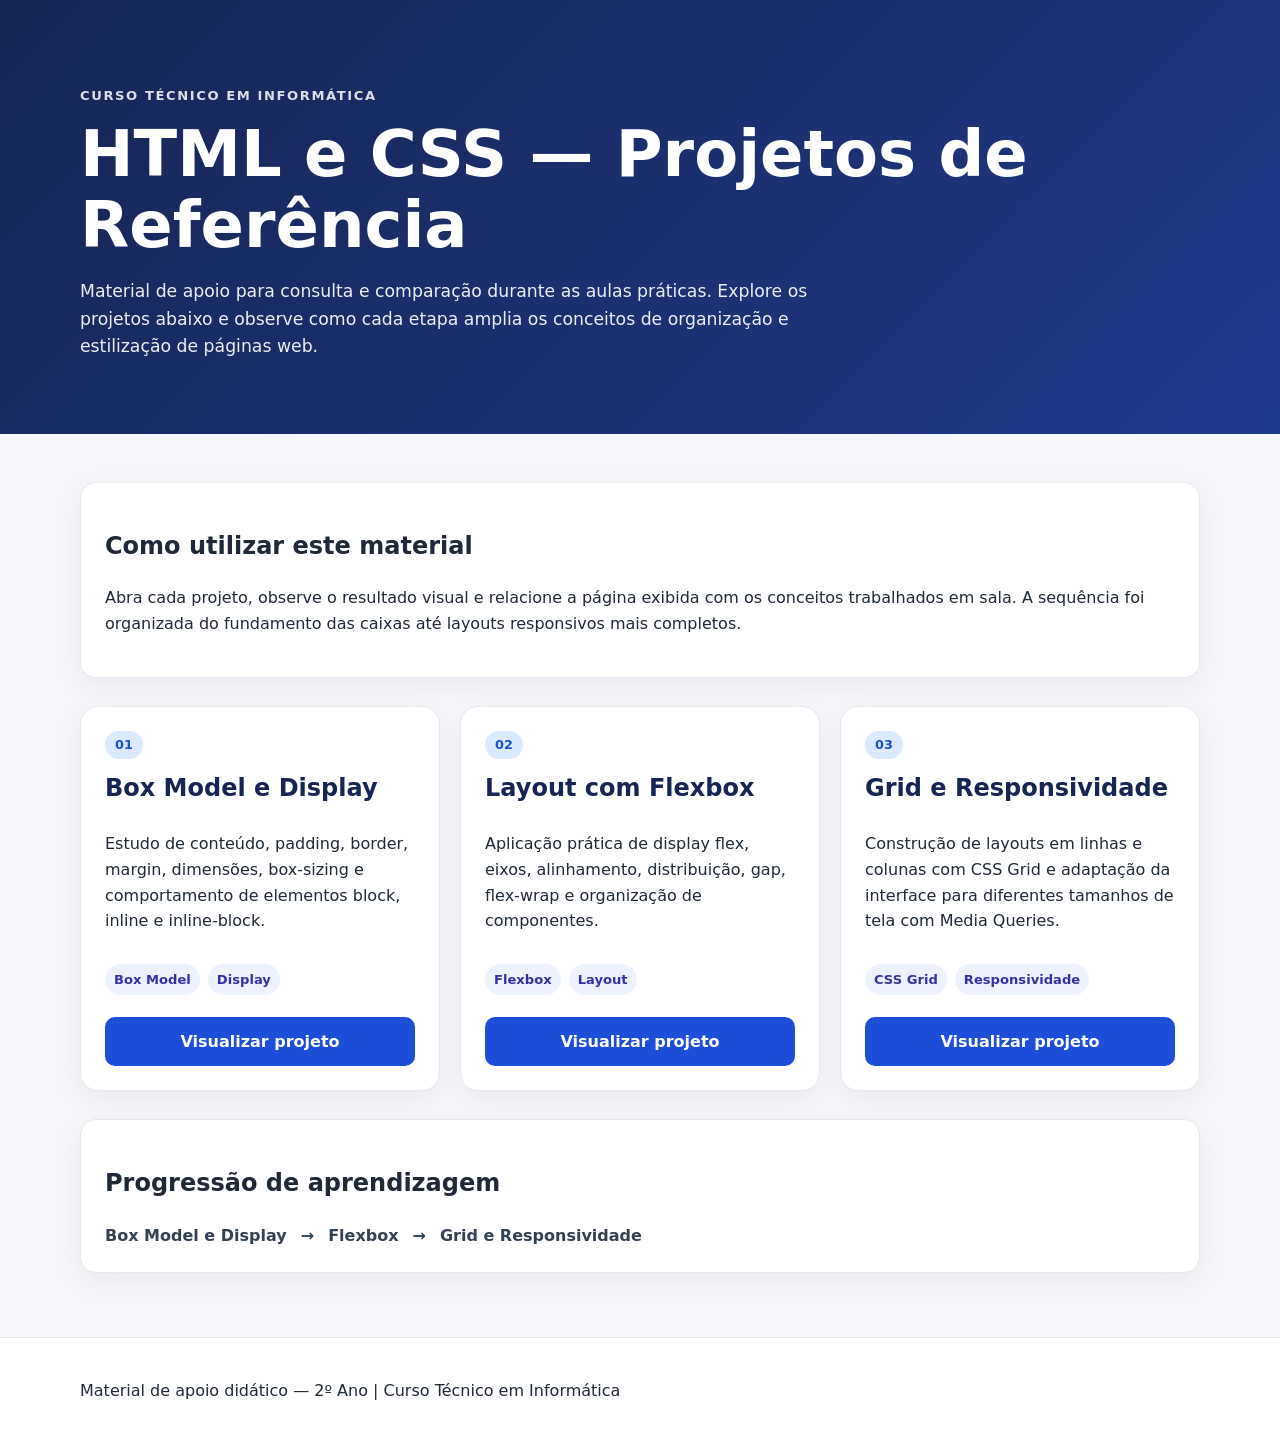
<file: index.html>
<!doctype html>
<html lang="pt-BR">
<head>
  <meta charset="UTF-8" />
  <meta name="viewport" content="width=device-width, initial-scale=1.0" />
  <meta
    name="description"
    content="Portal de consulta dos projetos de HTML e CSS do 2º ano do Curso Técnico em Informática."
  />
  <title>HTML e CSS — 2º Ano | Projetos de Referência</title>
  <link rel="stylesheet" href="portal.css" />
</head>
<body>
  <header class="hero">
    <div class="container">
      <p class="eyebrow">Curso Técnico em Informática</p>
      <h1>HTML e CSS — Projetos de Referência</h1>
      <p class="intro">
        Material de apoio para consulta e comparação durante as aulas práticas.
        Explore os projetos abaixo e observe como cada etapa amplia os conceitos
        de organização e estilização de páginas web.
      </p>
    </div>
  </header>

  <main class="container">
    <section class="orientacao" aria-labelledby="orientacao-titulo">
      <h2 id="orientacao-titulo">Como utilizar este material</h2>
      <p>
        Abra cada projeto, observe o resultado visual e relacione a página exibida
        com os conceitos trabalhados em sala. A sequência foi organizada do
        fundamento das caixas até layouts responsivos mais completos.
      </p>
    </section>

    <section class="projetos" aria-label="Projetos disponíveis">
      <article class="card">
        <span class="numero">01</span>
        <h2>Box Model e Display</h2>
        <p>
          Estudo de conteúdo, padding, border, margin, dimensões, box-sizing e
          comportamento de elementos block, inline e inline-block.
        </p>
        <div class="tags">
          <span>Box Model</span>
          <span>Display</span>
        </div>
        <a class="botao" href="./1Box_Model_Display/">Visualizar projeto</a>
      </article>

      <article class="card">
        <span class="numero">02</span>
        <h2>Layout com Flexbox</h2>
        <p>
          Aplicação prática de display flex, eixos, alinhamento, distribuição,
          gap, flex-wrap e organização de componentes.
        </p>
        <div class="tags">
          <span>Flexbox</span>
          <span>Layout</span>
        </div>
        <a class="botao" href="./2Layout_Flexbox/">Visualizar projeto</a>
      </article>

      <article class="card">
        <span class="numero">03</span>
        <h2>Grid e Responsividade</h2>
        <p>
          Construção de layouts em linhas e colunas com CSS Grid e adaptação da
          interface para diferentes tamanhos de tela com Media Queries.
        </p>
        <div class="tags">
          <span>CSS Grid</span>
          <span>Responsividade</span>
        </div>
        <a class="botao" href="./3Grid_Responsividade/">Visualizar projeto</a>
      </article>
    </section>

    <section class="progressao" aria-labelledby="progressao-titulo">
      <h2 id="progressao-titulo">Progressão de aprendizagem</h2>
      <div class="fluxo">
        <span>Box Model e Display</span>
        <strong>→</strong>
        <span>Flexbox</span>
        <strong>→</strong>
        <span>Grid e Responsividade</span>
      </div>
    </section>
  </main>

  <footer>
    <div class="container footer-conteudo">
      <p>Material de apoio didático — 2º Ano | Curso Técnico em Informática</p>
    </div>
  </footer>
</body>
</html>
</file>
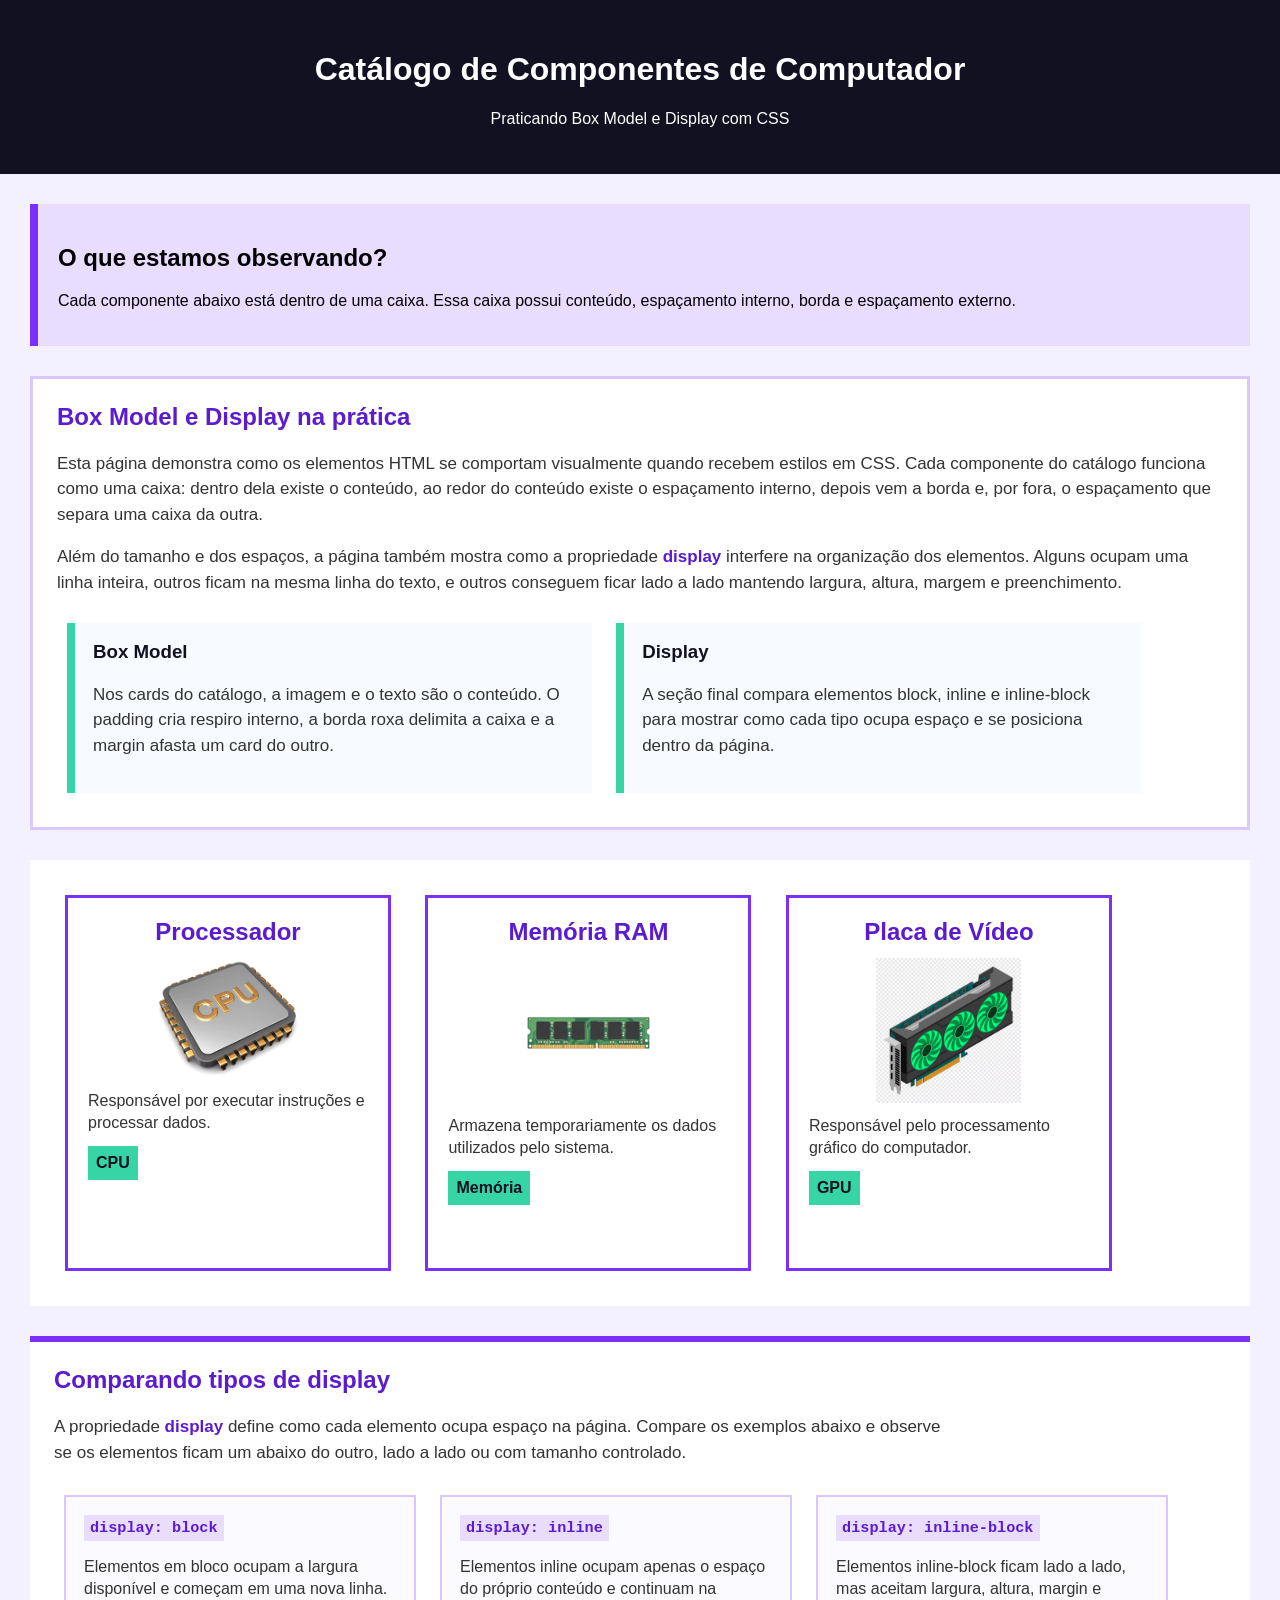
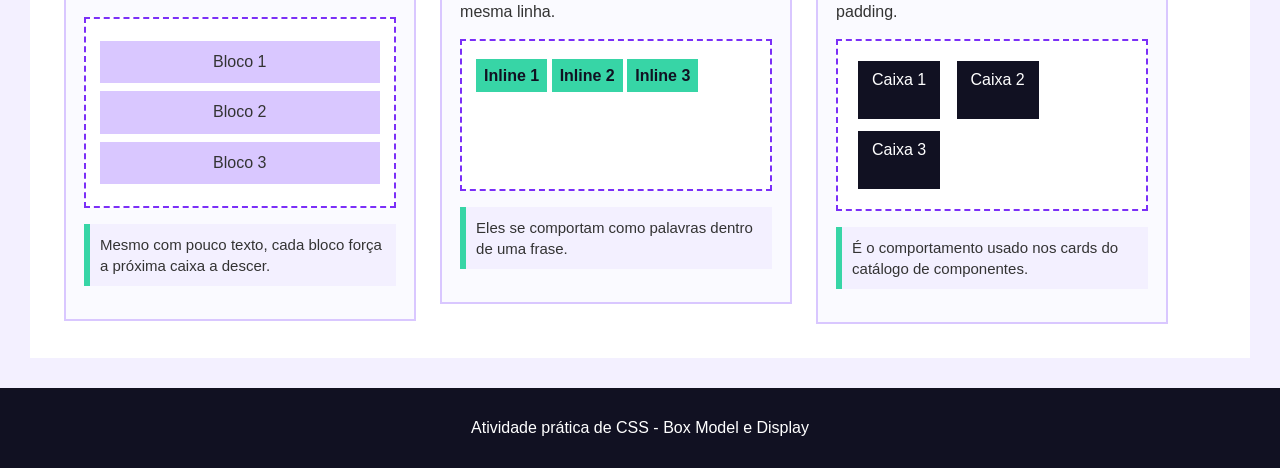
<file: 1Box_Model_Display/index.html>
<!doctype html>
<html lang="pt-BR">
  <head>
    <meta charset="UTF-8" />
    <title>Catálogo de Componentes</title>
    <link rel="stylesheet" href="style.css" />
  </head>
  <body>
    <header class="cabecalho">
      <h1>Catálogo de Componentes de Computador</h1>
      <p>Praticando Box Model e Display com CSS</p>
    </header>

    <main class="conteudo">
      <section class="explicacao">
        <h2>O que estamos observando?</h2>
        <p>
          Cada componente abaixo está dentro de uma caixa. Essa caixa possui
          conteúdo, espaçamento interno, borda e espaçamento externo.
        </p>
      </section>

      <section class="conceitos">
        <h2>Box Model e Display na prática</h2>
        <p>
          Esta página demonstra como os elementos HTML se comportam visualmente
          quando recebem estilos em CSS. Cada componente do catálogo funciona
          como uma caixa: dentro dela existe o conteúdo, ao redor do conteúdo
          existe o espaçamento interno, depois vem a borda e, por fora, o
          espaçamento que separa uma caixa da outra.
        </p>
        <p>
          Além do tamanho e dos espaços, a página também mostra como a
          propriedade <strong>display</strong> interfere na organização dos
          elementos. Alguns ocupam uma linha inteira, outros ficam na mesma
          linha do texto, e outros conseguem ficar lado a lado mantendo largura,
          altura, margem e preenchimento.
        </p>

        <div class="caixas-conceito">
          <div class="caixa-conceito">
            <h3>Box Model</h3>
            <p>
              Nos cards do catálogo, a imagem e o texto são o conteúdo. O
              padding cria respiro interno, a borda roxa delimita a caixa e a
              margin afasta um card do outro.
            </p>
          </div>

          <div class="caixa-conceito">
            <h3>Display</h3>
            <p>
              A seção final compara elementos block, inline e inline-block para
              mostrar como cada tipo ocupa espaço e se posiciona dentro da
              página.
            </p>
          </div>
        </div>
      </section>

      <section class="catalogo">
        <div class="card card-processador">
          <h2>Processador</h2>
          <img
            class="imagem-componente"
            src="assets/cpu.avif"
            alt="Processador de computador"
          />
          <p>Responsável por executar instruções e processar dados.</p>
          <span class="tag">CPU</span>
        </div>

        <div class="card card-memoria">
          <h2>Memória RAM</h2>
          <img
            class="imagem-componente"
            src="assets/ram.webp"
            alt="memoria RAM de computador"
          />
          <p>Armazena temporariamente os dados utilizados pelo sistema.</p>
          <span class="tag">Memória</span>
        </div>

        <div class="card card-video">
          <h2>Placa de Vídeo</h2>
          <img
            class="imagem-componente"
            src="assets/gpu.avif"
            alt="Placa de vídeo de computador"
          />
          <p>Responsável pelo processamento gráfico do computador.</p>
          <span class="tag">GPU</span>
        </div>
      </section>

      <section class="comparacao-display">
        <h2>Comparando tipos de display</h2>
        <p class="intro-display">
          A propriedade <strong>display</strong> define como cada elemento ocupa
          espaço na página. Compare os exemplos abaixo e observe se os elementos
          ficam um abaixo do outro, lado a lado ou com tamanho controlado.
        </p>

        <div class="grupo-display">
          <article class="tipo-display">
            <h3><code>display: block</code></h3>
            <p>
              Elementos em bloco ocupam a largura disponível e começam em uma
              nova linha.
            </p>

            <div class="area-demonstracao">
              <p class="exemplo-block">Bloco 1</p>
              <p class="exemplo-block">Bloco 2</p>
              <p class="exemplo-block">Bloco 3</p>
            </div>

            <p class="observacao-display">
              Mesmo com pouco texto, cada bloco força a próxima caixa a descer.
            </p>
          </article>

          <article class="tipo-display">
            <h3><code>display: inline</code></h3>
            <p>
              Elementos inline ocupam apenas o espaço do próprio conteúdo e
              continuam na mesma linha.
            </p>

            <div class="area-demonstracao">
              <span class="exemplo-inline">Inline 1</span>
              <span class="exemplo-inline">Inline 2</span>
              <span class="exemplo-inline">Inline 3</span>
            </div>

            <p class="observacao-display">
              Eles se comportam como palavras dentro de uma frase.
            </p>
          </article>

          <article class="tipo-display">
            <h3><code>display: inline-block</code></h3>
            <p>
              Elementos inline-block ficam lado a lado, mas aceitam largura,
              altura, margin e padding.
            </p>

            <div class="area-demonstracao">
              <div class="caixa-inline-block">Caixa 1</div>
              <div class="caixa-inline-block">Caixa 2</div>
              <div class="caixa-inline-block">Caixa 3</div>
            </div>

            <p class="observacao-display">
              É o comportamento usado nos cards do catálogo de componentes.
            </p>
          </article>
        </div>
      </section>
    </main>

    <footer class="rodape">
      <p>Atividade prática de CSS - Box Model e Display</p>
    </footer>
  </body>
</html>
</file>
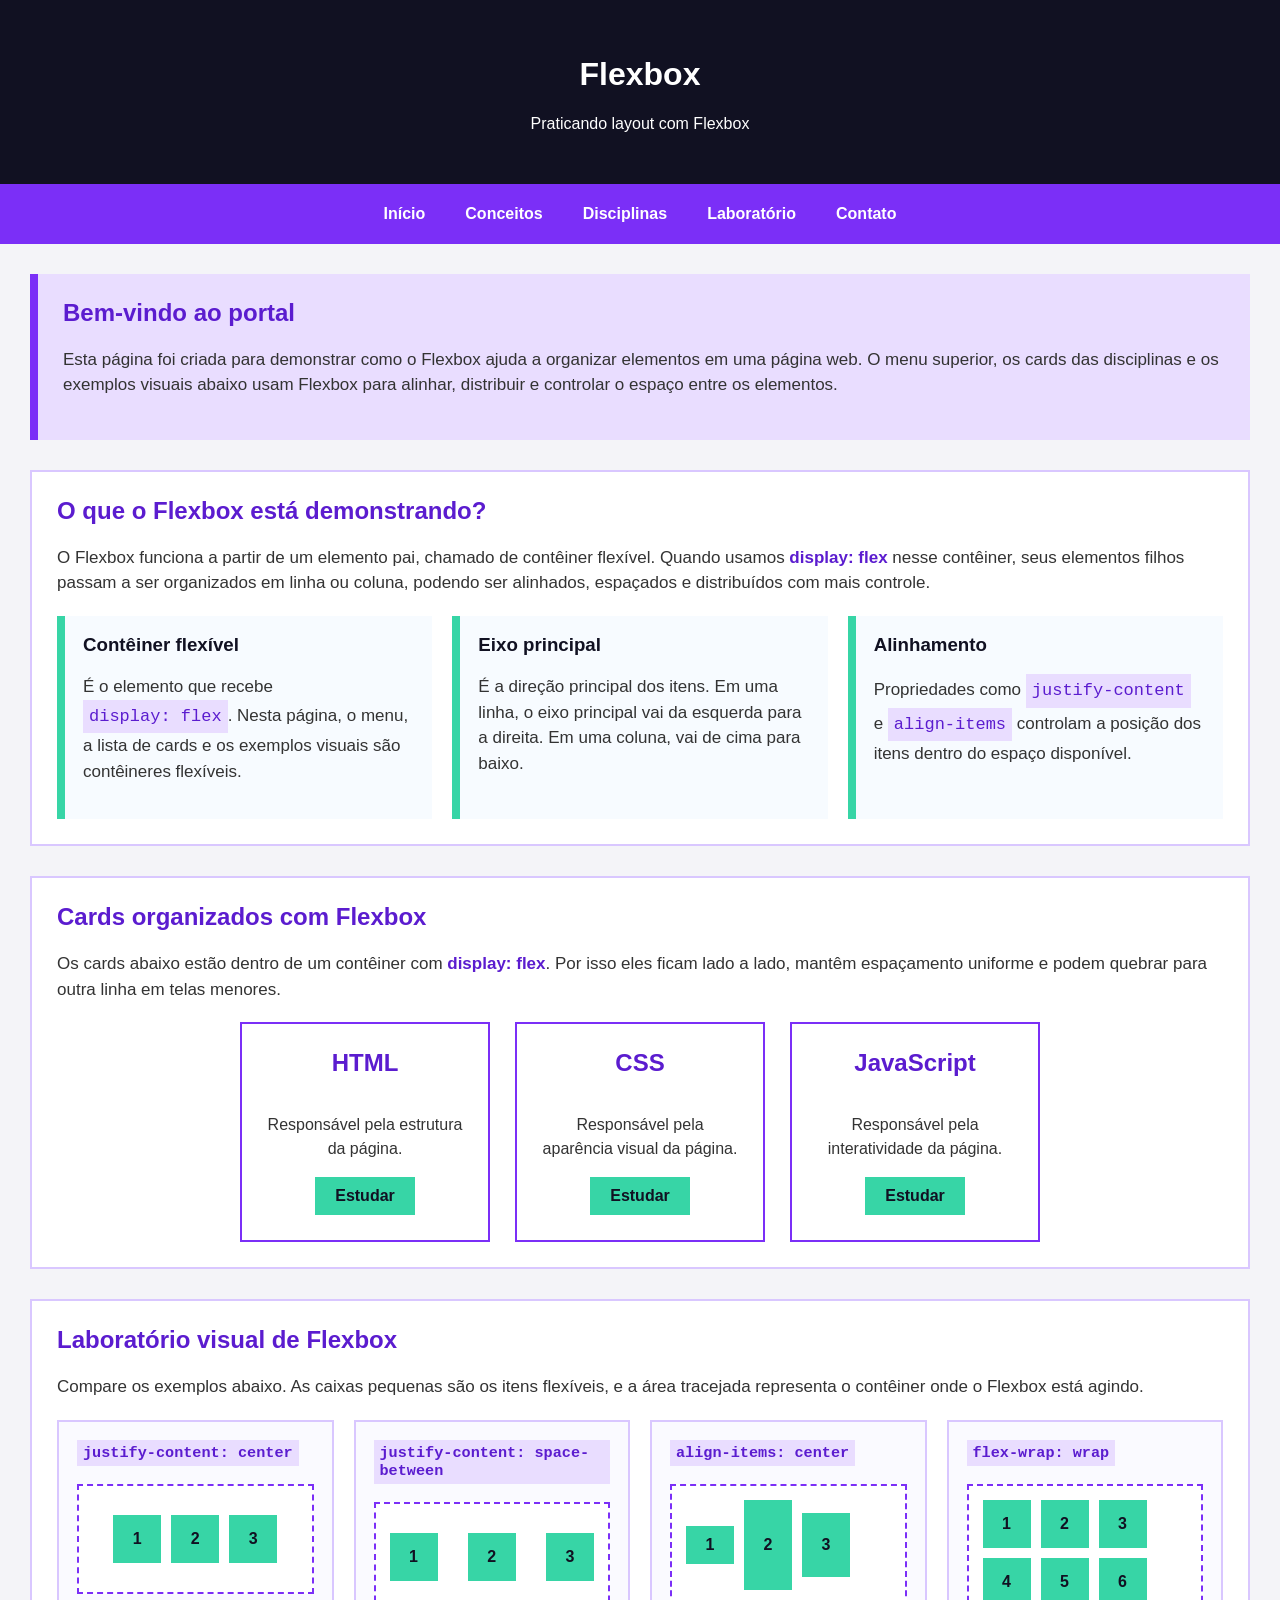
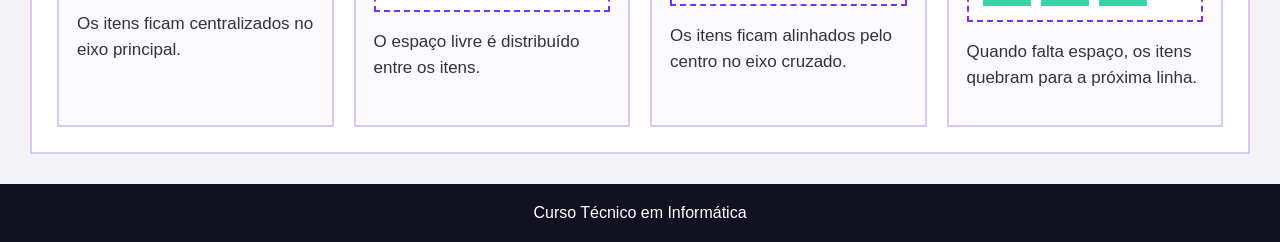
<file: 2Layout_Flexbox/index.html>
<!doctype html>
<html lang="pt-BR">
  <head>
    <meta charset="UTF-8" />
    <title>Portal Flexbox</title>
    <link rel="stylesheet" href="style.css" />
  </head>
  <body>
    <header class="cabecalho" id="inicio">
      <h1>Flexbox</h1>
      <p>Praticando layout com Flexbox</p>
    </header>

    <nav class="menu">
      <a href="#inicio">Início</a>
      <a href="#conceitos">Conceitos</a>
      <a href="#disciplinas">Disciplinas</a>
      <a href="#laboratorio">Laboratório</a>
      <a href="#contato">Contato</a>
    </nav>

    <main class="conteudo">
      <section class="apresentacao">
        <h2>Bem-vindo ao portal</h2>
        <p>
          Esta página foi criada para demonstrar como o Flexbox ajuda a
          organizar elementos em uma página web. O menu superior, os cards das
          disciplinas e os exemplos visuais abaixo usam Flexbox para alinhar,
          distribuir e controlar o espaço entre os elementos.
        </p>
      </section>

      <section class="explicacao-flex" id="conceitos">
        <h2>O que o Flexbox está demonstrando?</h2>
        <p>
          O Flexbox funciona a partir de um elemento pai, chamado de contêiner
          flexível. Quando usamos <strong>display: flex</strong> nesse
          contêiner, seus elementos filhos passam a ser organizados em linha ou
          coluna, podendo ser alinhados, espaçados e distribuídos com mais
          controle.
        </p>

        <div class="caixas-flex">
          <div class="caixa-flex">
            <h3>Contêiner flexível</h3>
            <p>
              É o elemento que recebe <code>display: flex</code>. Nesta página,
              o menu, a lista de cards e os exemplos visuais são contêineres
              flexíveis.
            </p>
          </div>

          <div class="caixa-flex">
            <h3>Eixo principal</h3>
            <p>
              É a direção principal dos itens. Em uma linha, o eixo principal
              vai da esquerda para a direita. Em uma coluna, vai de cima para
              baixo.
            </p>
          </div>

          <div class="caixa-flex">
            <h3>Alinhamento</h3>
            <p>
              Propriedades como <code>justify-content</code> e
              <code>align-items</code> controlam a posição dos itens dentro do
              espaço disponível.
            </p>
          </div>
        </div>
      </section>

      <section class="disciplinas" id="disciplinas">
        <h2>Cards organizados com Flexbox</h2>
        <p>
          Os cards abaixo estão dentro de um contêiner com
          <strong>display: flex</strong>. Por isso eles ficam lado a lado,
          mantêm espaçamento uniforme e podem quebrar para outra linha em telas
          menores.
        </p>

        <div class="cards">
          <div class="card">
            <h2>HTML</h2>
            <p>Responsável pela estrutura da página.</p>
            <a
              class="botao-estudar"
              href="https://www.w3schools.com/html/default.asp"
              target="_blank"
              rel="noopener noreferrer"
            >
              Estudar
            </a>
          </div>

          <div class="card">
            <h2>CSS</h2>
            <p>Responsável pela aparência visual da página.</p>
            <a
              class="botao-estudar"
              href="https://www.w3schools.com/css/default.asp"
              target="_blank"
              rel="noopener noreferrer"
            >
              Estudar
            </a>
          </div>

          <div class="card">
            <h2>JavaScript</h2>
            <p>Responsável pela interatividade da página.</p>
            <a
              class="botao-estudar"
              href="https://www.w3schools.com/js/default.asp"
              target="_blank"
              rel="noopener noreferrer"
            >
              Estudar
            </a>
          </div>
        </div>
      </section>

      <section class="laboratorio-flex" id="laboratorio">
        <h2>Laboratório visual de Flexbox</h2>
        <p>
          Compare os exemplos abaixo. As caixas pequenas são os itens flexíveis,
          e a área tracejada representa o contêiner onde o Flexbox está agindo.
        </p>

        <div class="demos-flex">
          <article class="demo-flex">
            <h3><code>justify-content: center</code></h3>
            <div class="palco-flex exemplo-center">
              <span>1</span>
              <span>2</span>
              <span>3</span>
            </div>
            <p>Os itens ficam centralizados no eixo principal.</p>
          </article>

          <article class="demo-flex">
            <h3><code>justify-content: space-between</code></h3>
            <div class="palco-flex exemplo-between">
              <span>1</span>
              <span>2</span>
              <span>3</span>
            </div>
            <p>O espaço livre é distribuído entre os itens.</p>
          </article>

          <article class="demo-flex">
            <h3><code>align-items: center</code></h3>
            <div class="palco-flex exemplo-align">
              <span class="baixo">1</span>
              <span class="alto">2</span>
              <span class="medio">3</span>
            </div>
            <p>Os itens ficam alinhados pelo centro no eixo cruzado.</p>
          </article>

          <article class="demo-flex">
            <h3><code>flex-wrap: wrap</code></h3>
            <div class="palco-flex exemplo-wrap">
              <span>1</span>
              <span>2</span>
              <span>3</span>
              <span>4</span>
              <span>5</span>
              <span>6</span>
            </div>
            <p>Quando falta espaço, os itens quebram para a próxima linha.</p>
          </article>
        </div>
      </section>
    </main>

    <footer class="rodape" id="contato">
      <p>Curso Técnico em Informática</p>
    </footer>
  </body>
</html>
</file>
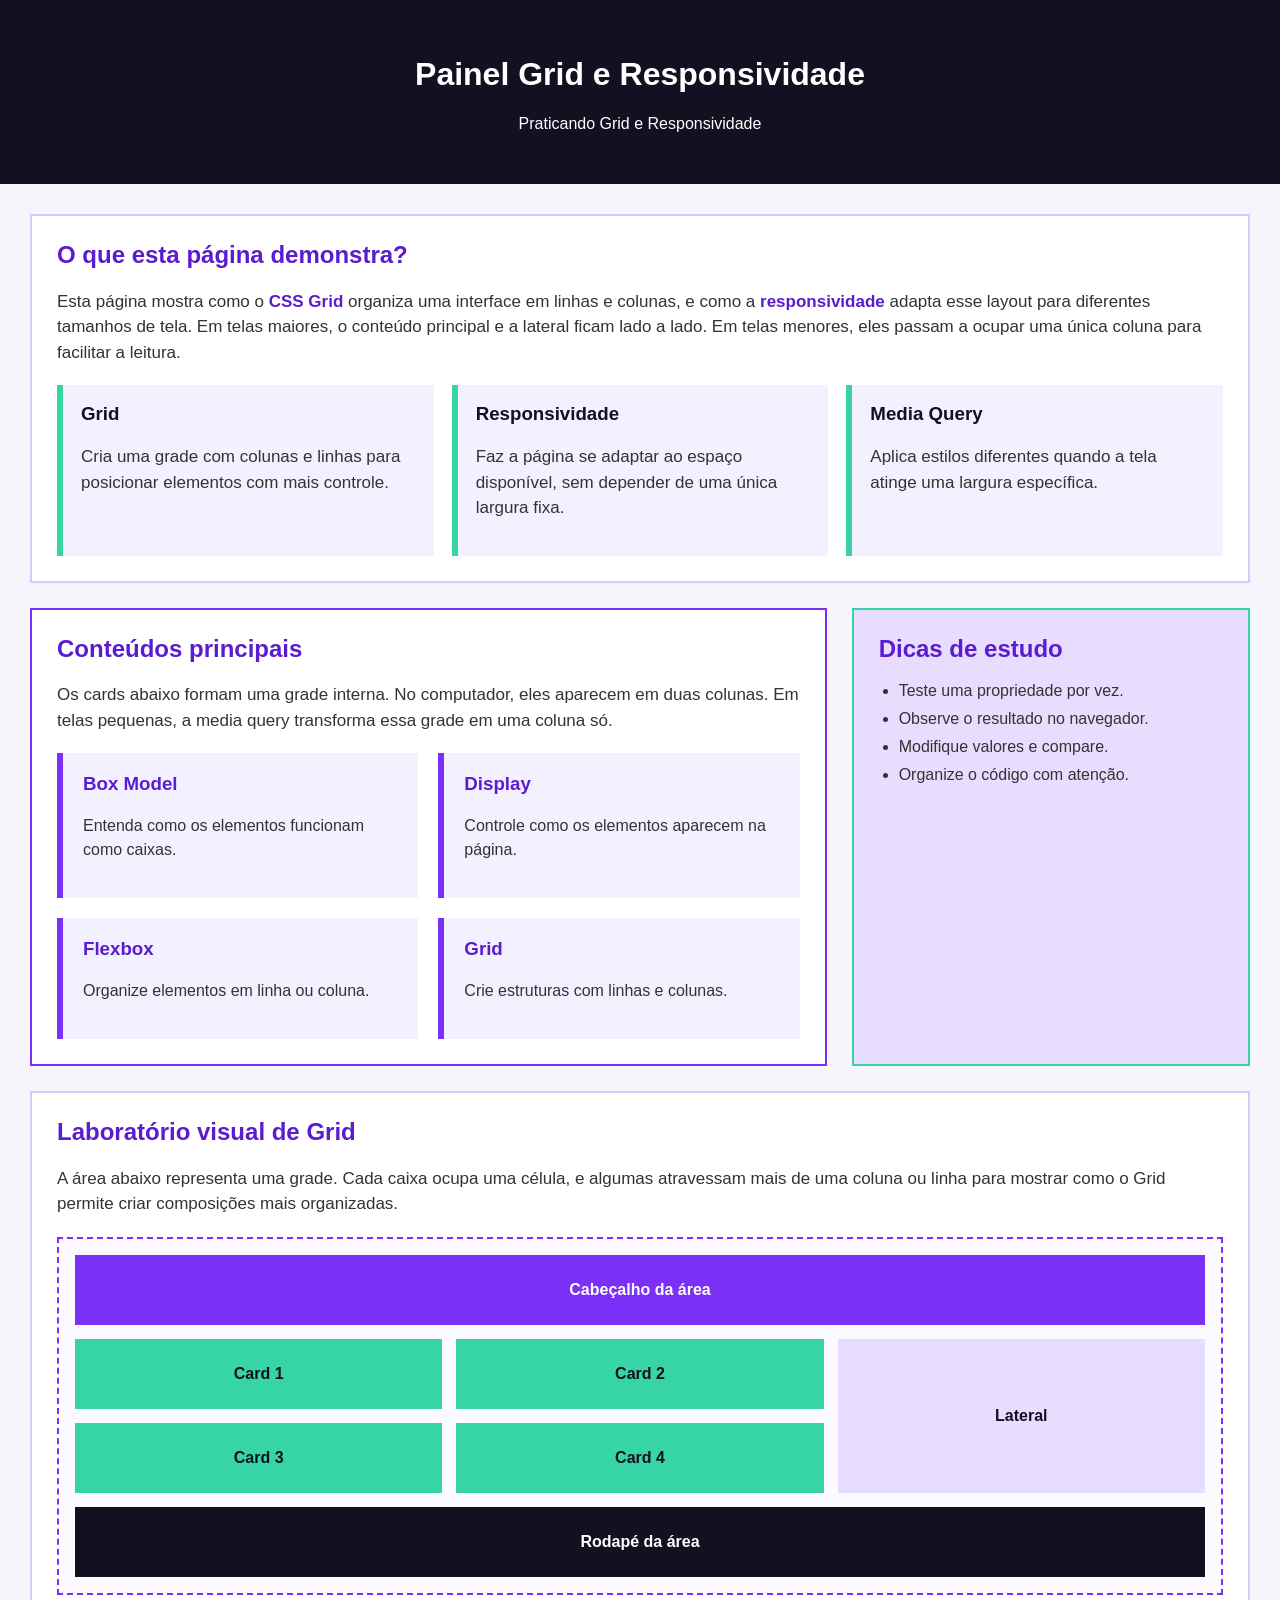
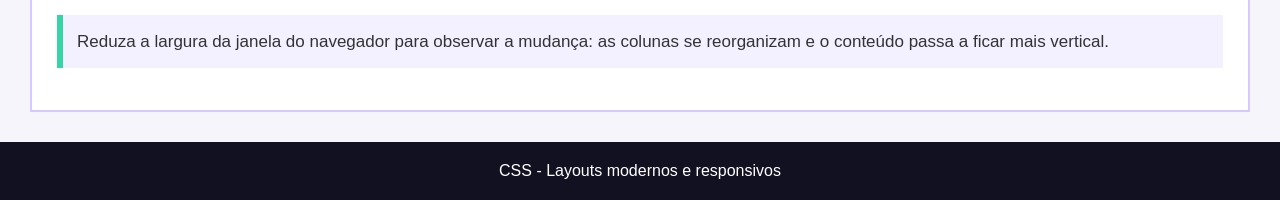
<file: 3Grid_Responsividade/index.html>
<!doctype html>
<html lang="pt-BR">
  <head>
    <meta charset="UTF-8" />
    <title>Painel Grid e Responsividade</title>
    <link rel="stylesheet" href="style.css" />
  </head>
  <body>
    <header class="cabecalho">
      <h1>Painel Grid e Responsividade</h1>
      <p>Praticando Grid e Responsividade</p>
    </header>

    <main class="layout">
      <section class="contextualizacao">
        <h2>O que esta página demonstra?</h2>
        <p>
          Esta página mostra como o <strong>CSS Grid</strong> organiza uma
          interface em linhas e colunas, e como a <strong>responsividade</strong>
          adapta esse layout para diferentes tamanhos de tela. Em telas maiores,
          o conteúdo principal e a lateral ficam lado a lado. Em telas menores,
          eles passam a ocupar uma única coluna para facilitar a leitura.
        </p>

        <div class="conceitos-grid">
          <div class="conceito">
            <h3>Grid</h3>
            <p>
              Cria uma grade com colunas e linhas para posicionar elementos com
              mais controle.
            </p>
          </div>

          <div class="conceito">
            <h3>Responsividade</h3>
            <p>
              Faz a página se adaptar ao espaço disponível, sem depender de uma
              única largura fixa.
            </p>
          </div>

          <div class="conceito">
            <h3>Media Query</h3>
            <p>
              Aplica estilos diferentes quando a tela atinge uma largura
              específica.
            </p>
          </div>
        </div>
      </section>

      <section class="principal">
        <h2>Conteúdos principais</h2>
        <p>
          Os cards abaixo formam uma grade interna. No computador, eles aparecem
          em duas colunas. Em telas pequenas, a media query transforma essa
          grade em uma coluna só.
        </p>

        <div class="grade-cards">
          <div class="card">
            <h3>Box Model</h3>
            <p>Entenda como os elementos funcionam como caixas.</p>
          </div>

          <div class="card">
            <h3>Display</h3>
            <p>Controle como os elementos aparecem na página.</p>
          </div>

          <div class="card">
            <h3>Flexbox</h3>
            <p>Organize elementos em linha ou coluna.</p>
          </div>

          <div class="card">
            <h3>Grid</h3>
            <p>Crie estruturas com linhas e colunas.</p>
          </div>
        </div>
      </section>

      <aside class="lateral">
        <h2>Dicas de estudo</h2>
        <ul>
          <li>Teste uma propriedade por vez.</li>
          <li>Observe o resultado no navegador.</li>
          <li>Modifique valores e compare.</li>
          <li>Organize o código com atenção.</li>
        </ul>
      </aside>

      <section class="laboratorio-grid">
        <h2>Laboratório visual de Grid</h2>
        <p>
          A área abaixo representa uma grade. Cada caixa ocupa uma célula, e
          algumas atravessam mais de uma coluna ou linha para mostrar como o
          Grid permite criar composições mais organizadas.
        </p>

        <div class="demo-grid">
          <div class="celula destaque">Cabeçalho da área</div>
          <div class="celula">Card 1</div>
          <div class="celula">Card 2</div>
          <div class="celula lateral-demo">Lateral</div>
          <div class="celula">Card 3</div>
          <div class="celula">Card 4</div>
          <div class="celula rodape-demo">Rodapé da área</div>
        </div>

        <p class="observacao">
          Reduza a largura da janela do navegador para observar a mudança: as
          colunas se reorganizam e o conteúdo passa a ficar mais vertical.
        </p>
      </section>
    </main>

    <footer class="rodape">
      <p>CSS - Layouts modernos e responsivos</p>
    </footer>
  </body>
</html>
</file>
<file: portal.css>
:root {
  font-family: Inter, system-ui, -apple-system, BlinkMacSystemFont, "Segoe UI", sans-serif;
  color: #1f2937;
  background: #f5f7fb;
  line-height: 1.6;
}
* { box-sizing: border-box; }
body { margin: 0; }
.container { width: min(1120px, calc(100% - 32px)); margin: 0 auto; }
.hero {
  background: linear-gradient(135deg, #172554, #1e3a8a);
  color: white;
  padding: 72px 0 56px;
}
.eyebrow {
  text-transform: uppercase;
  letter-spacing: .12em;
  font-size: .82rem;
  font-weight: 700;
  opacity: .85;
}
h1 { font-size: clamp(2.2rem, 5vw, 4rem); line-height: 1.1; margin: 10px 0 18px; }
.intro { max-width: 760px; font-size: 1.08rem; opacity: .92; }
main { padding: 48px 0 64px; }
.orientacao, .progressao {
  background: white;
  border: 1px solid #e5e7eb;
  border-radius: 16px;
  padding: 24px;
  box-shadow: 0 8px 28px rgba(15, 23, 42, .06);
}
.projetos {
  display: grid;
  grid-template-columns: repeat(3, 1fr);
  gap: 20px;
  margin: 28px 0;
}
.card {
  background: white;
  border: 1px solid #e5e7eb;
  border-radius: 18px;
  padding: 24px;
  display: flex;
  flex-direction: column;
  min-height: 360px;
  box-shadow: 0 8px 28px rgba(15, 23, 42, .06);
}
.card h2 { margin: 10px 0 8px; color: #172554; }
.numero {
  width: fit-content;
  border-radius: 999px;
  padding: 4px 10px;
  font-weight: 800;
  font-size: .8rem;
  background: #dbeafe;
  color: #1d4ed8;
}
.tags { display: flex; flex-wrap: wrap; gap: 8px; margin: 14px 0 22px; }
.tags span {
  background: #eef2ff;
  color: #3730a3;
  border-radius: 999px;
  padding: 5px 9px;
  font-size: .82rem;
  font-weight: 600;
}
.botao {
  margin-top: auto;
  display: inline-block;
  text-align: center;
  text-decoration: none;
  background: #1d4ed8;
  color: white;
  font-weight: 700;
  padding: 12px 16px;
  border-radius: 10px;
}
.botao:hover, .botao:focus { background: #1e40af; }
.fluxo {
  display: flex;
  align-items: center;
  gap: 14px;
  flex-wrap: wrap;
  font-weight: 700;
  color: #334155;
}
footer {
  border-top: 1px solid #e5e7eb;
  background: #fff;
  padding: 24px 0;
}
.footer-conteudo {
  display: flex;
  justify-content: space-between;
  gap: 16px;
  align-items: center;
}
footer a { color: #1d4ed8; font-weight: 700; }
@media (max-width: 860px) {
  .projetos { grid-template-columns: 1fr; }
  .card { min-height: auto; }
}
@media (max-width: 620px) {
  .hero { padding: 52px 0 42px; }
  .footer-conteudo { flex-direction: column; align-items: flex-start; }
  .fluxo { flex-direction: column; align-items: flex-start; }
  .fluxo strong { transform: rotate(90deg); }
}
</file>
<file: 1Box_Model_Display/style.css>
body {
  /* Define o estilo geral da página */
  font-family:
    Arial, sans-serif; /* Define a fonte padrão usada em toda a página */
  background-color: #f3f0ff; /* Define a cor de fundo geral da página */
  margin: 0; /* Remove a margem padrão que o navegador coloca no body */
}

.cabecalho {
  /* Estiliza a área superior da página */
  background-color: #111122; /* Define um fundo escuro para destacar o cabeçalho */
  color: white; /* Define a cor branca para os textos dentro do cabeçalho */
  text-align: center; /* Centraliza o texto do cabeçalho */
  padding: 30px; /* Cria espaçamento interno entre o conteúdo e as bordas do cabeçalho */
}

.conteudo {
  /* Estiliza a área principal da página */
  margin: 30px; /* Cria espaço externo entre o conteúdo principal e as bordas da janela */
}

.explicacao {
  /* Estiliza o bloco explicativo inicial */
  background-color: #e9ddff; /* Define uma cor de fundo clara para destacar a explicação */
  padding: 20px; /* Cria espaço interno dentro da caixa de explicação */
  border-left: 8px solid #7b2ff7; /* Cria uma borda lateral para destacar visualmente o bloco */
  margin-bottom: 30px; /* Cria espaço abaixo do bloco explicativo */
}

.conceitos {
  /* Explica a relacao entre o conteudo da pagina e os conceitos de CSS */
  background-color: #ffffff;
  border: 3px solid #d9c7ff;
  padding: 24px;
  margin-bottom: 30px;
}

.conceitos h2 {
  color: #5b1ccf;
  margin-top: 0;
}

.conceitos p {
  color: #333333;
  font-size: 17px;
  line-height: 1.5;
}

.conceitos strong {
  color: #5b1ccf;
}

.caixas-conceito {
  margin-top: 18px;
}

.caixa-conceito {
  display: inline-block;
  width: 45%;
  min-height: 150px;
  background-color: #f7fbff;
  border-left: 8px solid #37d5a6;
  padding: 18px;
  margin: 10px;
  vertical-align: top;
  box-sizing: border-box;
}

.caixa-conceito h3 {
  color: #111122;
  margin-top: 0;
}

.catalogo {
  /* Estiliza a área onde ficam os cards */
  background-color: white; /* Define fundo branco para separar os cards do fundo geral */
  padding: 20px; /* Cria espaço interno dentro da área do catálogo */
}

.card {
  /* Estiliza cada caixa de componente */
  display: inline-block; /* Permite que as caixas fiquem lado a lado, mas ainda aceitem largura e altura */
  width: 280px; /* Define a largura de cada card */
  height: 330px; /* Define a altura de cada card */
  background-color: #ffffff; /* Define o fundo branco dos cards */
  border: 3px solid #7b2ff7; /* Cria uma borda roxa ao redor de cada card */
  margin: 15px; /* Cria espaço externo entre um card e outro */
  padding: 20px; /* Cria espaço interno entre o conteúdo e a borda do card */
  vertical-align: top; /* Alinha os cards pelo topo quando estão lado a lado */
}

.card h2 {
  /* Estiliza os títulos dentro dos cards */
  color: #5b1ccf; /* Define a cor roxa para os títulos dos cards */
  text-align: center; /* Centraliza o título de cada card */
}

.card p {
  /* Estiliza os parágrafos dentro dos cards */
  font-size: 16px; /* Define o tamanho da fonte dos textos dos cards */
  color: #333333; /* Define uma cor escura para facilitar a leitura */
}

.tag {
  /* Estiliza a pequena etiqueta de identificação do componente */
  display: inline-block; /* Permite aplicar espaçamento interno e manter o tamanho ajustado ao texto */
  background-color: #37d5a6; /* Define fundo verde para destacar a etiqueta */
  color: #111122; /* Define cor escura para o texto da etiqueta */
  padding: 8px; /* Cria espaço interno dentro da etiqueta */
  font-weight: bold; /* Deixa o texto da etiqueta em negrito */
}

.card img {
  /* Estiliza as imagens dentro dos cards */
  max-width: 100%; /* Limita a largura da imagem ao tamanho máximo do card */
  height: auto; /* Mantém a proporção da imagem ao redimensionar */
  display: block; /* Remove espaço em branco embaixo da imagem */
  margin-top: 10px; /* Cria espaço acima da imagem */
}

/* Ajustes para as imagens dos componentes caberem dentro das caixas */
.card h2 {
  margin: 0 0 12px;
}

.card p {
  line-height: 1.35;
  margin: 12px 0;
}

.card .imagem-componente {
  width: 100%;
  max-width: 235px;
  height: 120px;
  object-fit: contain;
  display: block;
  margin: 0 auto 12px;
}

.card-memoria .imagem-componente,
.card-video .imagem-componente {
  max-width: 260px;
  height: 145px;
}

.comparacao-display {
  /* Estiliza a area de comparacao dos tipos de display */
  background-color: white;
  border-top: 6px solid #7b2ff7;
  padding: 24px;
  margin-top: 30px;
}

.comparacao-display h2 {
  color: #5b1ccf;
  margin-top: 0;
}

.intro-display {
  max-width: 900px;
  color: #333333;
  font-size: 17px;
  line-height: 1.5;
}

.intro-display strong {
  color: #5b1ccf;
}

.grupo-display {
  margin-top: 20px;
}

.tipo-display {
  display: inline-block;
  width: 30%;
  min-width: 250px;
  min-height: 360px;
  background-color: #fafaff;
  border: 2px solid #d9c7ff;
  padding: 18px;
  margin: 10px;
  vertical-align: top;
  box-sizing: border-box;
}

.tipo-display h3 {
  color: #111122;
  margin-top: 0;
}

.tipo-display code {
  background-color: #e9ddff;
  color: #5b1ccf;
  padding: 4px 6px;
}

.tipo-display p {
  color: #333333;
  line-height: 1.4;
}

.area-demonstracao {
  background-color: #ffffff;
  border: 2px dashed #7b2ff7;
  padding: 14px;
  min-height: 120px;
  margin: 16px 0;
}

.exemplo-block {
  /* Demonstra o comportamento de elementos em bloco */
  display: block; /* Faz o elemento ocupar a linha inteira */
  background-color: #d9c7ff; /* Define fundo roxo claro para visualizar o espaço ocupado */
  color: #111122;
  padding: 10px; /* Cria espaço interno no elemento */
  margin: 8px 0;
  text-align: center;
}

.exemplo-inline {
  /* Demonstra o comportamento de elementos em linha */
  display: inline; /* Faz o elemento ocupar apenas o espaço necessário para o texto */
  background-color: #37d5a6; /* Define fundo verde para visualizar o elemento */
  color: #111122; /* Define cor escura para o texto */
  padding: 8px;
  line-height: 2.6;
  font-weight: bold;
}

.caixa-inline-block {
  /* Demonstra o comportamento do inline-block */
  display: inline-block; /* Permite ficar lado a lado e aceitar largura, altura, padding e margin */
  width: 82px; /* Define largura da caixa */
  height: 58px;
  background-color: #111122; /* Define fundo escuro para a caixa */
  color: white; /* Define texto branco */
  padding: 10px; /* Cria espaço interno na caixa */
  margin: 6px; /* Cria espaço externo entre as caixas */
  text-align: center; /* Centraliza o texto dentro da caixa */
  box-sizing: border-box;
  vertical-align: top;
}

.observacao-display {
  background-color: #f3f0ff;
  border-left: 6px solid #37d5a6;
  padding: 10px;
  font-size: 15px;
}

.rodape {
  /* Estiliza o rodapé da página */
  background-color: #111122; /* Define fundo escuro no rodapé */
  color: white; /* Define texto branco no rodapé */
  text-align: center; /* Centraliza o texto do rodapé */
  padding: 15px; /* Cria espaço interno no rodapé */
}
</file>
<file: 2Layout_Flexbox/style.css>
html {
  /* Controla o comportamento da rolagem quando o menu leva para uma seção da página */
  scroll-behavior: smooth; /* Faz a rolagem acontecer de forma suave ao clicar nos links do menu */
}

body {
  /* Define o estilo geral da página */
  font-family: Arial, sans-serif; /* Define a fonte padrão da página */
  background-color: #f4f4f8; /* Define o fundo claro da página */
  margin: 0; /* Remove a margem padrão do navegador */
  min-height: 100vh; /* Faz a página ocupar pelo menos toda a altura da tela */
  display: flex; /* Organiza cabeçalho, menu, conteúdo e rodapé em coluna */
  flex-direction: column; /* Coloca as áreas principais uma abaixo da outra */
}

.cabecalho {
  /* Estiliza o cabeçalho principal */
  background-color: #111122; /* Define fundo escuro para o cabeçalho */
  color: white; /* Define texto branco */
  text-align: center; /* Centraliza os textos do cabeçalho */
  padding: 35px; /* Cria espaço interno no cabeçalho */
}

.menu {
  /* Estiliza o menu de navegação */
  display: flex; /* Ativa o Flexbox no menu */
  justify-content: center; /* Centraliza os links horizontalmente */
  align-items: center; /* Alinha os links verticalmente no centro */
  flex-wrap: wrap; /* Permite que o menu quebre linha em telas menores */
  gap: 20px; /* Cria espaço entre os links do menu */
  background-color: #7b2ff7; /* Define fundo roxo para o menu */
  padding: 15px; /* Cria espaço interno no menu */
}

.menu a {
  /* Estiliza os links dentro do menu */
  color: white; /* Define a cor branca para os links */
  text-decoration: none; /* Remove o sublinhado padrão dos links */
  font-weight: bold; /* Deixa os links em negrito */
  padding: 6px 10px; /* Aumenta a área clicável de cada link do menu */
}

.menu a:hover,
.menu a:focus {
  /* Cria destaque visual quando o mouse passa pelo link ou quando ele recebe foco pelo teclado */
  background-color: #5b1ccf; /* Escurece o fundo do link para indicar interação */
  outline: none; /* Remove o contorno padrão do navegador no estado de foco */
}

.cabecalho,
.explicacao-flex,
.disciplinas,
.laboratorio-flex,
.rodape {
  scroll-margin-top: 20px; /* Cria uma pequena folga acima da seção ao navegar pelo menu */
}

.conteudo {
  /* Estiliza a área principal da página */
  flex: 1; /* Faz o conteúdo crescer e empurrar o rodapé para o fim da tela */
  display: flex; /* Ativa o Flexbox dentro da área principal */
  flex-direction: column; /* Organiza as seções principais uma abaixo da outra */
  gap: 30px; /* Cria espaço uniforme entre as seções do conteúdo */
  padding: 30px; /* Cria espaço interno no conteúdo principal */
  box-sizing: border-box; /* Inclui o padding dentro do cálculo total de largura da área */
}

.apresentacao {
  /* Estiliza o bloco de apresentação */
  background-color: #e9ddff; /* Define fundo roxo claro */
  padding: 25px; /* Cria espaço interno dentro do bloco */
  border-left: 8px solid #7b2ff7; /* Cria uma borda lateral para destaque */
}

.apresentacao h2,
.explicacao-flex h2,
.disciplinas h2,
.laboratorio-flex h2 {
  /* Padroniza os títulos principais das seções de conteúdo */
  color: #5b1ccf; /* Define a cor roxa para conectar os títulos à identidade visual da página */
  margin-top: 0; /* Remove a margem superior para alinhar melhor o título dentro da seção */
}

.apresentacao p,
.explicacao-flex p,
.disciplinas p,
.laboratorio-flex p {
  /* Padroniza os parágrafos das seções explicativas */
  color: #333333; /* Usa uma cor escura para facilitar a leitura dos textos */
  font-size: 17px; /* Aumenta levemente o tamanho do texto explicativo */
  line-height: 1.5; /* Cria espaçamento entre linhas para deixar a leitura mais confortável */
}

.explicacao-flex,
.disciplinas,
.laboratorio-flex {
  /* Estiliza as seções principais que explicam e demonstram o Flexbox */
  background-color: white; /* Define fundo branco para destacar as seções do fundo da página */
  border: 2px solid #d9c7ff; /* Cria uma borda roxa clara para delimitar cada seção */
  padding: 25px; /* Cria espaço interno entre o texto e as bordas das seções */
}

.explicacao-flex strong,
.disciplinas strong {
  /* Destaca termos importantes dentro dos textos explicativos */
  color: #5b1ccf; /* Aplica roxo nos termos em negrito para chamar atenção */
}

.caixas-flex {
  /* Organiza as caixas de conceitos usando Flexbox */
  display: flex; /* Ativa o Flexbox no grupo de caixas explicativas */
  flex-wrap: wrap; /* Permite que as caixas quebrem para outra linha em telas menores */
  gap: 20px; /* Cria espaçamento uniforme entre as caixas */
  margin-top: 20px; /* Afasta as caixas do parágrafo anterior */
}

.caixa-flex {
  /* Estiliza cada caixa de conceito sobre Flexbox */
  flex: 1 1 240px; /* Faz a caixa crescer, encolher e ter 240px como tamanho base */
  background-color: #f7fbff; /* Usa um fundo claro para diferenciar a caixa da seção */
  border-left: 8px solid #37d5a6; /* Cria uma borda lateral verde para destacar o conceito */
  padding: 18px; /* Cria espaço interno dentro da caixa de conceito */
}

.caixa-flex h3 {
  /* Estiliza os subtítulos das caixas de conceito */
  color: #111122; /* Usa uma cor escura para dar contraste ao subtítulo */
  margin-top: 0; /* Remove a margem superior para alinhar o subtítulo com o topo da caixa */
}

.caixa-flex code,
.demo-flex code {
  /* Destaca trechos de código citados nos textos */
  display: inline-block; /* Permite aplicar padding e largura máxima no trecho de código */
  max-width: 100%; /* Impede que textos longos de código ultrapassem a largura da caixa */
  background-color: #e9ddff; /* Define um fundo roxo claro para identificar o código */
  color: #5b1ccf; /* Usa roxo mais forte no texto do código */
  padding: 4px 6px; /* Cria espaço interno ao redor do texto de código */
  box-sizing: border-box; /* Inclui o padding dentro da largura máxima permitida */
  overflow-wrap: anywhere; /* Permite quebrar palavras longas para evitar estouro da caixa */
}

.cards {
  /* Estiliza o contêiner que agrupa todos os cards */
  display: flex; /* Ativa o Flexbox para organizar os cards */
  justify-content: center; /* Centraliza os cards na linha */
  align-items: stretch; /* Faz os cards acompanharem a mesma altura quando possível */
  flex-wrap: wrap; /* Permite que os cards desçam quando a tela ficar menor */
  gap: 25px; /* Cria espaço entre os cards */
  margin-top: 20px; /* Afasta o grupo de cards do texto explicativo acima */
}

.card {
  /* Estiliza cada card individual */
  display: flex; /* Ativa Flexbox dentro do card para organizar título, texto e botão */
  flex-direction: column; /* Coloca os elementos internos do card um abaixo do outro */
  align-items: center; /* Centraliza horizontalmente o conteúdo interno do card */
  background-color: white; /* Define fundo branco para os cards */
  width: 250px; /* Define largura fixa para cada card */
  min-height: 190px; /* Garante altura mínima para os cards ficarem visualmente equilibrados */
  padding: 25px; /* Cria espaço interno entre o conteúdo e a borda do card */
  border: 2px solid #7b2ff7; /* Cria borda roxa ao redor do card */
  text-align: center; /* Centraliza o conteúdo textual do card */
  box-sizing: border-box; /* Inclui padding e borda dentro da largura definida do card */
}

.card h2 {
  /* Estiliza os títulos dos cards */
  color: #5b1ccf; /* Define cor roxa para os títulos */
}

.card p {
  /* Estiliza os textos dos cards */
  color: #333333; /* Define cor escura para facilitar a leitura */
  font-size: 16px; /* Define tamanho da fonte dos parágrafos */
}

.botao-estudar {
  /* Estiliza os links de estudo com aparência de botão */
  display: inline-block; /* Permite que o link receba padding e se comporte como um botão */
  margin-top: auto; /* Empurra o botão para a parte inferior do card usando Flexbox */
  background-color: #37d5a6; /* Define fundo verde para o botão */
  color: #111122; /* Define cor escura para o texto do botão */
  border: none; /* Remove a borda padrão do botão */
  padding: 10px 20px; /* Cria espaçamento interno no botão */
  font-weight: bold; /* Deixa o texto do botão em negrito */
  text-decoration: none; /* Remove o sublinhado padrão do link */
  cursor: pointer; /* Muda o cursor para indicar que é clicável */
  transition: background-color 0.2s, transform 0.2s; /* Suaviza a mudança de cor e o movimento no hover */
}

.botao-estudar:hover,
.botao-estudar:focus {
  /* Define a aparência do botão quando o usuário passa o mouse ou navega pelo teclado */
  background-color: #28b88c; /* Escurece o verde para mostrar que o botão está ativo */
  transform: translateY(-2px); /* Move o botão levemente para cima para criar efeito de destaque */
  outline: none; /* Remove o contorno padrão do navegador no estado de foco */
}

.demos-flex {
  /* Organiza os exemplos do laboratório visual usando Flexbox */
  display: flex; /* Ativa o Flexbox para distribuir os blocos de demonstração */
  flex-wrap: wrap; /* Permite que os blocos desçam para outra linha se faltar espaço */
  gap: 20px; /* Cria espaço uniforme entre os blocos de demonstração */
  margin-top: 20px; /* Afasta o laboratório do texto introdutório da seção */
}

.demo-flex {
  /* Estiliza cada bloco individual do laboratório visual */
  flex: 1 1 260px; /* Faz o bloco crescer, encolher e usar 260px como tamanho inicial */
  background-color: #fafaff; /* Usa fundo claro para separar o exemplo da página */
  border: 2px solid #d9c7ff; /* Cria uma borda roxa clara ao redor do exemplo */
  padding: 18px; /* Cria espaço interno dentro do bloco de demonstração */
  box-sizing: border-box; /* Inclui padding e borda no cálculo da largura do bloco */
}

.demo-flex h3 {
  /* Estiliza os títulos de cada exemplo do laboratório */
  color: #111122; /* Usa cor escura para dar contraste ao título do exemplo */
  margin-top: 0; /* Remove a margem superior para alinhar o título ao topo do bloco */
}

.palco-flex {
  /* Representa visualmente o contêiner flexível onde os itens são organizados */
  display: flex; /* Ativa o Flexbox na área tracejada de demonstração */
  gap: 10px; /* Cria espaço entre os itens numerados do exemplo */
  min-height: 110px; /* Garante altura suficiente para observar alinhamentos verticais */
  background-color: #ffffff; /* Define fundo branco para destacar os itens flexíveis */
  border: 2px dashed #7b2ff7; /* Usa borda tracejada para indicar a área do contêiner flexível */
  padding: 14px; /* Cria espaço interno entre os itens e a borda tracejada */
  margin: 16px 0; /* Separa a área de demonstração do título e da explicação */
  box-sizing: border-box; /* Inclui padding e borda no tamanho total do palco */
}

.palco-flex span {
  /* Estiliza cada item flexível numerado dentro dos exemplos */
  display: flex; /* Usa Flexbox dentro do item para centralizar o número */
  align-items: center; /* Centraliza o número verticalmente dentro do item */
  justify-content: center; /* Centraliza o número horizontalmente dentro do item */
  width: 48px; /* Define largura fixa para os itens do exemplo */
  height: 48px; /* Define altura fixa para os itens do exemplo */
  background-color: #37d5a6; /* Define fundo verde para destacar os itens flexíveis */
  color: #111122; /* Define cor escura para o número dentro do item */
  font-weight: bold; /* Deixa o número em negrito para melhorar a visualização */
}

.exemplo-center {
  /* Demonstra centralização no eixo principal e no eixo cruzado */
  justify-content: center; /* Centraliza os itens horizontalmente no contêiner */
  align-items: center; /* Centraliza os itens verticalmente no contêiner */
}

.exemplo-between {
  /* Demonstra distribuição do espaço livre entre os itens */
  justify-content: space-between; /* Coloca o primeiro item no início, o último no fim e distribui o espaço entre eles */
  align-items: center; /* Mantém os itens centralizados verticalmente no contêiner */
}

.exemplo-align {
  /* Demonstra o alinhamento dos itens no eixo cruzado */
  align-items: center; /* Alinha os itens pelo centro vertical mesmo com alturas diferentes */
}

.exemplo-align .baixo {
  height: 38px; /* Define uma altura menor para comparar o alinhamento vertical */
}

.exemplo-align .medio {
  height: 64px; /* Define uma altura intermediária para comparar o alinhamento vertical */
}

.exemplo-align .alto {
  height: 90px; /* Define uma altura maior para evidenciar o efeito do align-items */
}

.exemplo-wrap {
  /* Demonstra a quebra de linha dos itens flexíveis */
  flex-wrap: wrap; /* Permite que os itens passem para a próxima linha quando não couberem */
  align-content: flex-start; /* Agrupa as linhas quebradas no início vertical do contêiner */
}

.rodape {
  /* Estiliza o rodapé */
  background-color: #111122; /* Define fundo escuro no rodapé */
  color: white; /* Define texto branco no rodapé */
  text-align: center; /* Centraliza o texto do rodapé */
  padding: 20px; /* Cria espaço interno no rodapé */
}

.rodape p {
  margin: 0; /* Remove a margem padrão do parágrafo para o rodapé ficar mais compacto */
}

@media (max-width: 700px) {
  /* Ajusta o layout quando a largura da tela é menor que 700px */
  .cabecalho {
    padding: 25px; /* Reduz o espaço interno do cabeçalho em telas menores */
  }

  .conteudo {
    padding: 18px; /* Reduz o espaço interno do conteúdo para aproveitar melhor a tela */
  }

  .card {
    width: 100%; /* Faz cada card ocupar toda a largura disponível no celular */
  }
}
</file>
<file: 3Grid_Responsividade/style.css>
body {
  /* Define o estilo geral da página */
  font-family: Arial, sans-serif; /* Define a fonte padrão do documento */
  background-color: #f5f5fb; /* Define uma cor de fundo clara */
  margin: 0; /* Remove a margem padrão do navegador */
  min-height: 100vh; /* Faz o corpo ocupar pelo menos toda a altura da tela */
  display: flex; /* Organiza cabeçalho, conteúdo e rodapé usando Flexbox */
  flex-direction: column; /* Coloca as áreas principais uma abaixo da outra */
}

.cabecalho {
  /* Estiliza o cabeçalho da página */
  background-color: #111122; /* Define fundo escuro no cabeçalho */
  color: white; /* Define texto branco */
  text-align: center; /* Centraliza o texto do cabeçalho */
  padding: 35px; /* Cria espaço interno no cabeçalho */
}

.layout {
  /* Estiliza a estrutura principal da página */
  flex: 1; /* Faz o conteúdo crescer e empurrar o rodapé para o final da tela */
  display: grid; /* Ativa o CSS Grid */
  grid-template-columns: 2fr 1fr; /* Cria duas colunas: a primeira maior e a segunda menor */
  gap: 25px; /* Cria espaço entre as colunas */
  padding: 30px; /* Cria espaço interno ao redor da área principal */
  box-sizing: border-box; /* Inclui o padding no cálculo do tamanho total da área */
}

.contextualizacao {
  /* Estiliza a seção que apresenta o objetivo da página */
  grid-column: 1 / -1; /* Faz a contextualização ocupar todas as colunas do grid principal */
  background-color: white; /* Define fundo branco para destacar a explicação inicial */
  border: 2px solid #d9c7ff; /* Cria uma borda roxa clara ao redor da seção */
  padding: 25px; /* Cria espaço interno entre o texto e a borda da seção */
}

.contextualizacao h2,
.principal h2,
.lateral h2,
.laboratorio-grid h2 {
  /* Padroniza os títulos das seções principais da página */
  color: #5b1ccf; /* Define cor roxa para destacar os títulos */
  margin-top: 0; /* Remove a margem superior para alinhar melhor os títulos */
}

.contextualizacao p,
.principal p,
.laboratorio-grid p {
  /* Estiliza os textos explicativos das seções */
  color: #333333; /* Define cor escura para facilitar a leitura */
  font-size: 17px; /* Aumenta levemente o tamanho dos parágrafos explicativos */
  line-height: 1.5; /* Cria espaço entre as linhas para melhorar a leitura */
}

.contextualizacao strong {
  /* Destaca termos importantes dentro da contextualização */
  color: #5b1ccf; /* Usa roxo nos termos destacados para conectar com o tema visual */
}

.conceitos-grid {
  /* Organiza os conceitos principais em uma grade */
  display: grid; /* Ativa o Grid na área dos conceitos */
  grid-template-columns: repeat(3, 1fr); /* Cria três colunas de mesmo tamanho */
  gap: 18px; /* Cria espaço entre as caixas de conceito */
  margin-top: 20px; /* Afasta os conceitos do texto acima */
}

.conceito {
  /* Estiliza cada caixa de conceito */
  background-color: #f3f0ff; /* Define fundo roxo claro para destacar a caixa */
  border-left: 6px solid #37d5a6; /* Cria uma borda lateral verde para destaque */
  padding: 18px; /* Cria espaço interno dentro da caixa */
}

.conceito h3 {
  /* Estiliza os títulos das caixas de conceito */
  color: #111122; /* Define cor escura para dar contraste ao título */
  margin-top: 0; /* Remove a margem superior do título dentro da caixa */
}

.principal {
  /* Estiliza a área principal de conteúdo */
  background-color: white; /* Define fundo branco para destacar o conteúdo principal */
  padding: 25px; /* Cria espaço interno dentro da área principal */
  border: 2px solid #7b2ff7; /* Cria borda roxa ao redor da área principal */
}

.lateral {
  /* Estiliza a barra lateral */
  background-color: #e9ddff; /* Define fundo roxo claro para a lateral */
  padding: 25px; /* Cria espaço interno dentro da barra lateral */
  border: 2px solid #37d5a6; /* Cria borda verde ao redor da lateral */
}

.lateral ul {
  /* Estiliza a lista de dicas dentro da barra lateral */
  padding-left: 20px; /* Mantém o recuo dos itens da lista */
}

.lateral li {
  /* Estiliza cada item da lista de dicas */
  color: #333333; /* Define cor escura para facilitar a leitura */
  margin-bottom: 10px; /* Cria espaço entre as dicas da lista */
}

.grade-cards {
  /* Estiliza a grade de cards */
  display: grid; /* Ativa o Grid dentro da área principal */
  grid-template-columns: 1fr 1fr; /* Cria duas colunas de mesmo tamanho para os cards */
  gap: 20px; /* Cria espaço entre os cards */
  margin-top: 20px; /* Afasta a grade de cards do texto explicativo */
}

.card {
  /* Estiliza cada card da grade */
  background-color: #f3f0ff; /* Define fundo roxo bem claro para o card */
  padding: 20px; /* Cria espaço interno dentro do card */
  border-left: 6px solid #7b2ff7; /* Cria uma borda lateral roxa para destacar o card */
}

.card h3 {
  /* Estiliza os títulos dos cards */
  color: #5b1ccf; /* Define cor roxa para os títulos */
  margin-top: 0; /* Remove a margem superior para alinhar melhor o título do card */
}

.card p {
  /* Estiliza os parágrafos dos cards */
  color: #333333; /* Define cor escura para melhorar a leitura */
  font-size: 16px; /* Define o tamanho do texto dos cards */
}

.laboratorio-grid {
  /* Estiliza a seção que demonstra visualmente o CSS Grid */
  grid-column: 1 / -1; /* Faz o laboratório ocupar todas as colunas do grid principal */
  background-color: white; /* Define fundo branco para destacar o laboratório */
  border: 2px solid #d9c7ff; /* Cria borda roxa clara ao redor da seção */
  padding: 25px; /* Cria espaço interno dentro do laboratório */
}

.demo-grid {
  /* Cria a grade visual usada para demonstrar linhas, colunas e áreas */
  display: grid; /* Ativa o CSS Grid no exemplo visual */
  grid-template-columns: repeat(3, 1fr); /* Cria três colunas iguais no exemplo */
  gap: 14px; /* Cria espaço entre as células da grade */
  background-color: #fafaff; /* Define fundo claro para destacar a área da grade */
  border: 2px dashed #7b2ff7; /* Usa borda tracejada para indicar o contêiner do Grid */
  padding: 16px; /* Cria espaço interno entre as células e a borda tracejada */
  margin: 20px 0; /* Separa a grade visual dos textos ao redor */
}

.celula {
  /* Estiliza cada item dentro da grade visual */
  background-color: #37d5a6; /* Define fundo verde para destacar cada célula */
  color: #111122; /* Define cor escura para o texto dentro das células */
  font-weight: bold; /* Deixa o texto das células em negrito */
  min-height: 70px; /* Garante altura mínima para visualizar melhor as áreas */
  display: grid; /* Usa Grid dentro da célula para centralizar o conteúdo */
  place-items: center; /* Centraliza o texto horizontalmente e verticalmente */
  text-align: center; /* Centraliza o texto caso ele quebre linha */
  padding: 12px; /* Cria espaço interno dentro da célula */
  box-sizing: border-box; /* Inclui o padding no tamanho total da célula */
}

.destaque {
  /* Demonstra um item ocupando todas as colunas da grade */
  grid-column: 1 / -1; /* Faz a célula atravessar da primeira até a última coluna */
  background-color: #7b2ff7; /* Define fundo roxo para destacar a área maior */
  color: white; /* Define texto branco para contrastar com o fundo roxo */
}

.lateral-demo {
  /* Demonstra um item ocupando mais espaço vertical na grade */
  grid-row: span 2; /* Faz a célula ocupar duas linhas da grade */
  background-color: #e9ddff; /* Define fundo roxo claro para diferenciar a lateral */
}

.rodape-demo {
  /* Demonstra uma área final atravessando toda a grade */
  grid-column: 1 / -1; /* Faz a célula ocupar todas as colunas na última linha */
  background-color: #111122; /* Define fundo escuro para parecer um rodapé interno */
  color: white; /* Define texto branco para contrastar com o fundo escuro */
}

.observacao {
  /* Destaca a orientação para testar a responsividade da página */
  background-color: #f3f0ff; /* Define fundo roxo claro para chamar atenção */
  border-left: 6px solid #37d5a6; /* Cria borda verde indicando uma observação importante */
  padding: 14px; /* Cria espaço interno na observação */
}

.rodape {
  /* Estiliza o rodapé */
  background-color: #111122; /* Define fundo escuro no rodapé */
  color: white; /* Define texto branco */
  text-align: center; /* Centraliza o texto do rodapé */
  padding: 20px; /* Cria espaço interno no rodapé */
}

.rodape p {
  /* Ajusta o texto dentro do rodapé */
  margin: 0; /* Remove a margem padrão do parágrafo para o rodapé ficar mais compacto */
}

@media (max-width: 700px) {
  /* Aplica regras especiais quando a tela tiver até 700px de largura */

  .layout {
    /* Altera a estrutura principal em telas menores */
    grid-template-columns: 1fr; /* Transforma o layout em apenas uma coluna */
    padding: 18px; /* Reduz o espaço interno para aproveitar melhor a largura da tela */
  }

  .conceitos-grid {
    /* Altera a grade de conceitos em telas menores */
    grid-template-columns: 1fr; /* Faz as caixas de conceito ficarem uma abaixo da outra */
  }

  .grade-cards {
    /* Altera a grade de cards em telas menores */
    grid-template-columns: 1fr; /* Faz os cards ficarem um embaixo do outro */
  }

  .demo-grid {
    /* Altera o laboratório visual em telas menores */
    grid-template-columns: 1fr; /* Faz a demonstração do Grid virar uma coluna única */
  }

  .destaque,
  .rodape-demo {
    /* Ajusta as áreas que atravessavam várias colunas no desktop */
    grid-column: auto; /* Remove o atravessamento de colunas quando existe apenas uma coluna */
  }

  .lateral-demo {
    /* Ajusta a célula lateral da demonstração no celular */
    grid-row: auto; /* Remove a ocupação de duas linhas para simplificar o layout */
  }

  .cabecalho {
    /* Ajusta o cabeçalho em telas menores */
    padding: 20px; /* Reduz o espaçamento interno para caber melhor em telas pequenas */
  }
}
</file>
